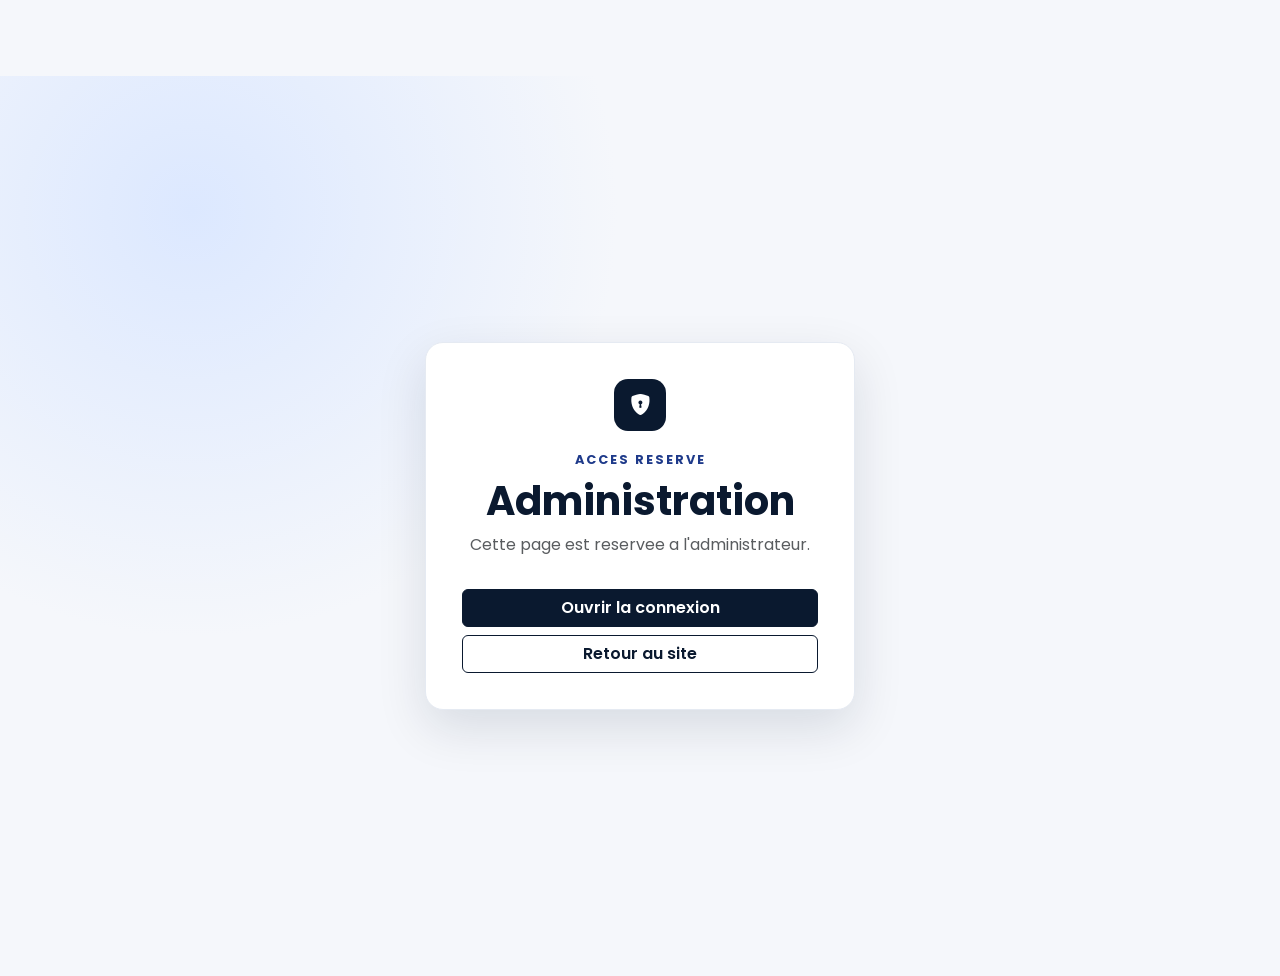
<file: admin.html>
<!DOCTYPE html>
<html lang="fr">
<head>
  <meta charset="UTF-8" />
  <meta name="viewport" content="width=device-width, initial-scale=1.0" />
  <title>Administration - Pro Gen Benin</title>
  <link href="https://cdn.jsdelivr.net/npm/bootstrap@5.3.3/dist/css/bootstrap.min.css" rel="stylesheet" />
  <link href="https://cdn.jsdelivr.net/npm/bootstrap-icons@1.11.3/font/bootstrap-icons.min.css" rel="stylesheet" />
  <link href="https://fonts.googleapis.com/css2?family=Poppins:wght@400;500;600;700;800&display=swap" rel="stylesheet" />
  <link href="css/style.css" rel="stylesheet" />
  <link href="css/admin.css" rel="stylesheet" />
</head>
<body class="admin-body">
  <main class="admin-shell">
    <section id="adminLogin" class="admin-login-wrap">
      <div class="admin-login-card">
        <a href="index.html" class="admin-back"><i class="bi bi-arrow-left"></i> Retour au site</a>
        <div class="admin-mark"><i class="bi bi-shield-lock-fill"></i></div>
        <p class="section-eyebrow mb-2">Espace prive</p>
        <h1>Administration</h1>
        <p class="text-muted">Connectez-vous pour gerer les contenus et les demandes.</p>
        <div class="alert alert-warning small">Prototype frontend : la connexion est simulee localement et devra etre remplacee par une authentification serveur.</div>
        <form id="adminLoginForm" novalidate>
          <label class="form-label" for="adminEmail">Adresse e-mail</label>
          <input id="adminEmail" class="form-control mb-3" type="email" placeholder="admin@projeunebenin.org" required />
          <label class="form-label" for="adminPassword">Mot de passe</label>
          <input id="adminPassword" class="form-control" type="password" placeholder="Mot de passe" required />
          <div id="loginError" class="text-danger small mt-2 d-none">Identifiants invalides.</div>
          <button class="btn btn-navy w-100 mt-4" type="submit"><i class="bi bi-box-arrow-in-right me-2"></i>Se connecter</button>
        </form>
        <p class="small text-muted mt-3 mb-0">Acces : ajoutez <code>?admin=true</code> a cette page.</p>
      </div>
    </section>

    <section id="adminApp" class="d-none">
      <header class="admin-topbar">
        <a class="admin-brand" href="index.html"><img src="img/ProGen.png" alt="Logo Pro Gen Bénin" /></a>
        <div class="d-flex align-items-center gap-3"><span class="small text-muted d-none d-sm-inline">Administrateur</span><button id="adminLogout" class="btn btn-outline-navy btn-sm"><i class="bi bi-box-arrow-right me-1"></i>Deconnexion</button></div>
      </header>
      <div class="container-fluid admin-layout">
        <aside class="admin-sidebar">
          <p class="admin-sidebar-label">Gerer</p>
          <button class="admin-nav-link active" data-admin-view="overview"><i class="bi bi-grid-1x2-fill"></i>Vue d'ensemble</button>
          <button class="admin-nav-link" data-admin-view="projects"><i class="bi bi-kanban-fill"></i>Projets</button>
          <button class="admin-nav-link" data-admin-view="news"><i class="bi bi-newspaper"></i>Actualites</button>
          <button class="admin-nav-link" data-admin-view="donations"><i class="bi bi-heart-fill"></i>Dons</button>
          <button class="admin-nav-link" data-admin-view="partners"><i class="bi bi-building"></i>Partenaires</button>
          <button class="admin-nav-link" data-admin-view="volunteers"><i class="bi bi-people-fill"></i>Benevoles</button>
          <p class="admin-sidebar-label mt-4">Raccourcis</p>
          <a class="admin-nav-link" href="index.html"><i class="bi bi-globe2"></i>Voir le site</a>
          <a class="admin-nav-link" href="support.html#don"><i class="bi bi-cash-coin"></i>Page des dons</a>
        </aside>
        <section class="admin-content">
          <div id="adminView"></div>
        </section>
      </div>
    </section>
  </main>
  <script src="js/admin.js"></script>
</body>
</html>
</file>
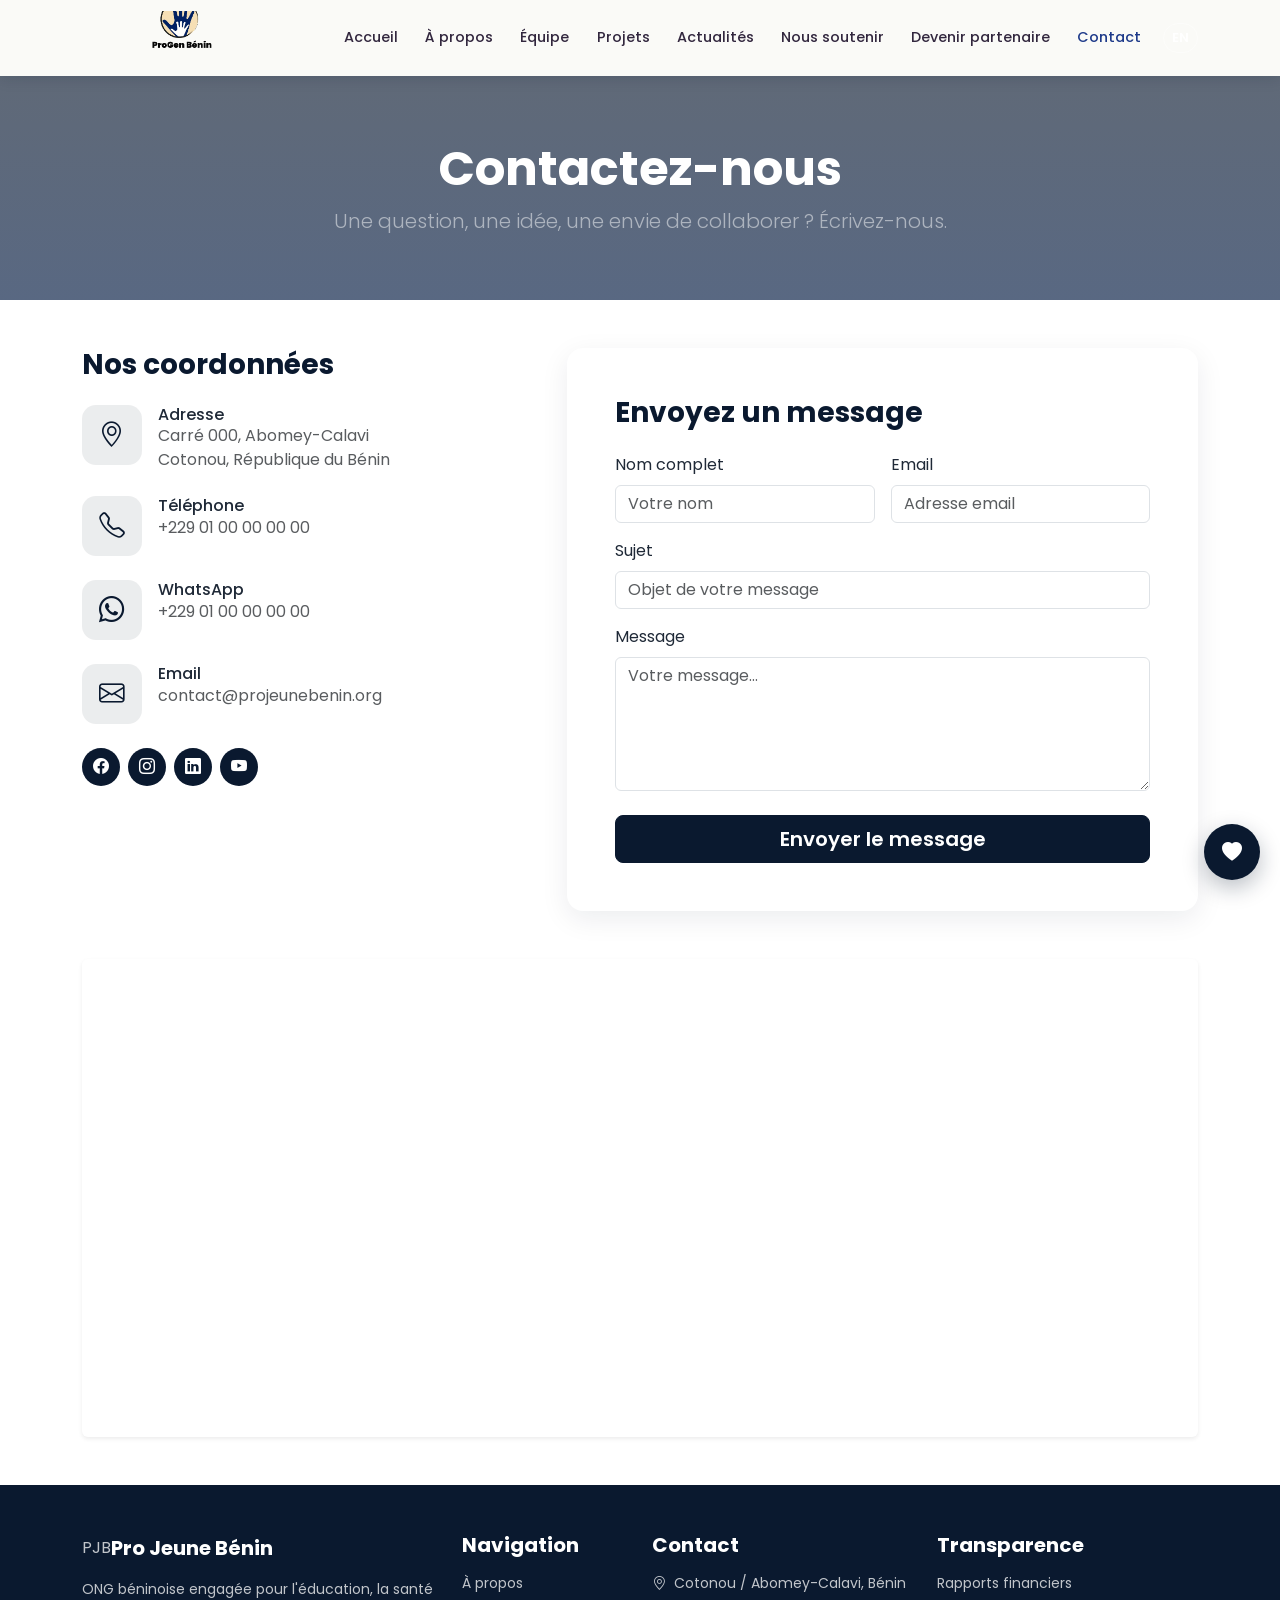
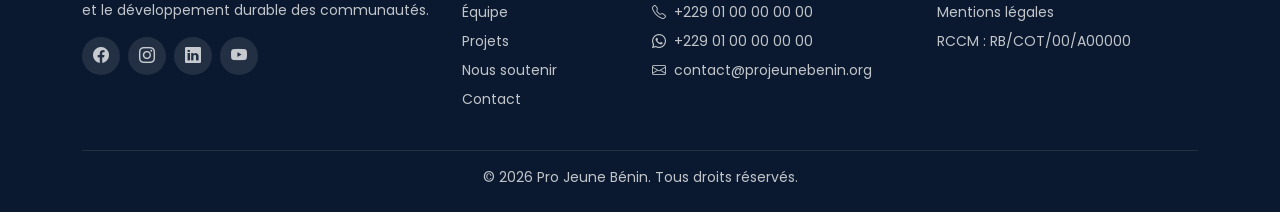
<file: contact.html>
<!DOCTYPE html>
<html lang="fr">
<head>
  <meta charset="UTF-8" />
  <meta name="viewport" content="width=device-width, initial-scale=1.0" />
  <title data-fr="Contact – Pro Jeune Bénin" data-en="Contact – Pro Jeune Bénin">Contact – Pro Jeune Bénin</title>
  <link href="https://cdn.jsdelivr.net/npm/bootstrap@5.3.3/dist/css/bootstrap.min.css" rel="stylesheet" />
  <link href="https://cdn.jsdelivr.net/npm/bootstrap-icons@1.11.3/font/bootstrap-icons.min.css" rel="stylesheet" />
  <link rel="preconnect" href="https://fonts.googleapis.com" />
  <link href="https://fonts.googleapis.com/css2?family=Poppins:wght@400;500;600;700;800;900&display=swap" rel="stylesheet" />
  <link href="css/style.css" rel="stylesheet" />
</head>
<body>

  <!-- NAVBAR (Blade : @include('partials.navbar')) -->
  <nav class="navbar navbar-expand-lg fixed-top py-2">
    <div class="container">
      <a class="navbar-brand py-0 d-flex align-items-center justify-content-center" href="index.html" style="height: 60px;">
          <div style="width: 200px; height: 55px; overflow: hidden; display: flex; align-items: center; justify-content: center;">
              <img src="img/ProGen.png" alt="Logo Pro Gen Bénin" style="width: 240px; max-width: none; height: auto; object-fit: contain;padding-top: 20%">
          </div>
      </a>

      <button class="navbar-toggler border-light" type="button" data-bs-toggle="collapse" data-bs-target="#mainNav"
        aria-controls="mainNav" aria-expanded="false" aria-label="Menu">
        <span class="navbar-toggler-icon"></span>
      </button>

      <div class="collapse navbar-collapse" id="mainNav">
        <ul class="navbar-nav ms-auto mb-2 mb-lg-0 align-items-lg-center">
          <li class="nav-item"><a class="nav-link" href="index.html" data-fr="Accueil" data-en="Home">Accueil</a></li>
          <li class="nav-item"><a class="nav-link" href="about.html" data-fr="À propos" data-en="About">À propos</a></li>
          <li class="nav-item"><a class="nav-link" href="team.html" data-fr="Équipe" data-en="Team">Équipe</a></li>
          <li class="nav-item"><a class="nav-link" href="projects.html" data-fr="Projets" data-en="Projects">Projets</a></li>
          <li class="nav-item"><a class="nav-link" href="news.html" data-fr="Actualités" data-en="News">Actualités</a></li>
          <li class="nav-item"><a class="nav-link" href="support.html" data-fr="Nous soutenir" data-en="Support us">Nous soutenir</a></li>
          <li class="nav-item"><a class="nav-link" href="partner.html" data-fr="Devenir partenaire" data-en="Become a partner">Devenir partenaire</a></li>
          <li class="nav-item"><a class="nav-link" href="contact.html" data-fr="Contact" data-en="Contact">Contact</a></li>
          <li class="nav-item ms-lg-2">
            <button type="button" class="lang-switch btn btn-outline-light btn-sm px-2 py-1" aria-label="Changer de langue">EN</button>
          </li>
        </ul>
      </div>
    </div>
</nav>

  <!-- HÉRO DE PAGE -->
  <header class="page-hero">
    <div class="container text-center">
      <h1 class="display-5" data-fr="Contactez-nous" data-en="Contact us">Contactez-nous</h1>
      <p class="lead mb-0 text-white-50" data-fr="Une question, une idée, une envie de collaborer ? Écrivez-nous." data-en="A question, an idea, a desire to collaborate? Write to us.">Une question, une idée, une envie de collaborer ? Écrivez-nous.</p>
    </div>
  </header>

  <section class="py-5">
    <div class="container">
      <div class="row g-5">
        <!-- INFOS DE CONTACT -->
        <div class="col-lg-5">
          <h3 class="mb-4" data-fr="Nos coordonnées" data-en="Our details">Nos coordonnées</h3>
          <ul class="list-unstyled">
            <li class="d-flex mb-4">
              <div class="icon-badge me-3"><i class="bi bi-geo-alt"></i></div>
              <div>
                <h6 class="mb-0" data-fr="Adresse" data-en="Address">Adresse</h6>
                <p class="text-muted mb-0">Carré 000, Abomey-Calavi<br />Cotonou, République du Bénin</p>
              </div>
            </li>
            <li class="d-flex mb-4">
              <div class="icon-badge me-3"><i class="bi bi-telephone"></i></div>
              <div>
                <h6 class="mb-0" data-fr="Téléphone" data-en="Phone">Téléphone</h6>
                <p class="text-muted mb-0">+229 01 00 00 00 00</p>
              </div>
            </li>
            <li class="d-flex mb-4">
              <div class="icon-badge me-3"><i class="bi bi-whatsapp"></i></div>
              <div>
                <h6 class="mb-0">WhatsApp</h6>
                <p class="text-muted mb-0">+229 01 00 00 00 00</p>
              </div>
            </li>
            <li class="d-flex mb-4">
              <div class="icon-badge me-3"><i class="bi bi-envelope"></i></div>
              <div>
                <h6 class="mb-0" data-fr="Email" data-en="Email">Email</h6>
                <p class="text-muted mb-0">contact@projeunebenin.org</p>
              </div>
            </li>
          </ul>
          <div class="d-flex gap-2">
            <a href="#" class="social-icon bg-navy" aria-label="Facebook"><i class="bi bi-facebook"></i></a>
            <a href="#" class="social-icon bg-navy" aria-label="Instagram"><i class="bi bi-instagram"></i></a>
            <a href="#" class="social-icon bg-navy" aria-label="LinkedIn"><i class="bi bi-linkedin"></i></a>
            <a href="#" class="social-icon bg-navy" aria-label="YouTube"><i class="bi bi-youtube"></i></a>
          </div>
        </div>

        <!-- FORMULAIRE DE CONTACT -->
        <div class="col-lg-7">
          <div class="form-section-card p-4 p-md-5">
            <h3 class="mb-4" data-fr="Envoyez un message" data-en="Send a message">Envoyez un message</h3>
            <form onsubmit="return false;">
              <div class="row g-3">
                <div class="col-md-6">
                  <label class="form-label" data-fr="Nom complet" data-en="Full name">Nom complet</label>
                  <input type="text" class="form-control" data-fr-ph="Votre nom" data-en-ph="Your name" placeholder="Votre nom" />
                </div>
                <div class="col-md-6">
                  <label class="form-label" data-fr="Email" data-en="Email">Email</label>
                  <input type="email" class="form-control" data-fr-ph="Adresse email" data-en-ph="Email address" placeholder="Adresse email" />
                </div>
                <div class="col-12">
                  <label class="form-label" data-fr="Sujet" data-en="Subject">Sujet</label>
                  <input type="text" class="form-control" data-fr-ph="Objet de votre message" data-en-ph="Subject of your message" placeholder="Objet de votre message" />
                </div>
                <div class="col-12">
                  <label class="form-label" data-fr="Message" data-en="Message">Message</label>
                  <textarea class="form-control" rows="5" data-fr-ph="Votre message…" data-en-ph="Your message…" placeholder="Votre message…"></textarea>
                </div>
              </div>
              <button type="submit" class="btn btn-accent btn-lg w-100 mt-4" data-fr="Envoyer le message" data-en="Send message">Envoyer le message</button>
            </form>
          </div>
        </div>
      </div>
    </div>
  </section>

  <!-- CARTE -->
  <section class="pb-5">
    <div class="container">
      <div class="ratio ratio-21x9 rounded overflow-hidden shadow-sm">
        <iframe
          title="Carte – Abomey-Calavi, Bénin"
          src="https://www.openstreetmap.org/export/embed.html?bbox=2.30%2C6.40%2C2.45%2C6.50&layer=mapnik"
          style="border:0" loading="lazy"></iframe>
      </div>
    </div>
  </section>

  <!-- PIED DE PAGE (Blade : @include('partials.footer')) -->
  <footer class="site-footer pt-5 pb-4">
    <div class="container">
      <div class="row g-4">
        <div class="col-lg-4">
          <div class="d-flex align-items-center mb-3"><span class="brand-mark">PJB</span><span class="fw-bold text-white fs-5">Pro Jeune Bénin</span></div>
          <p class="small" data-fr="ONG béninoise engagée pour l'éducation, la santé et le développement durable des communautés." data-en="Beninese NGO committed to education, health and sustainable community development.">ONG béninoise engagée pour l'éducation, la santé et le développement durable des communautés.</p>
          <div class="d-flex gap-2 mt-3">
            <a href="#" class="social-icon" aria-label="Facebook"><i class="bi bi-facebook"></i></a>
            <a href="#" class="social-icon" aria-label="Instagram"><i class="bi bi-instagram"></i></a>
            <a href="#" class="social-icon" aria-label="LinkedIn"><i class="bi bi-linkedin"></i></a>
            <a href="#" class="social-icon" aria-label="YouTube"><i class="bi bi-youtube"></i></a>
          </div>
        </div>
        <div class="col-6 col-lg-2">
          <h5 class="mb-3" data-fr="Navigation" data-en="Navigation">Navigation</h5>
          <ul class="list-unstyled small">
            <li class="mb-2"><a href="about.html" data-fr="À propos" data-en="About">À propos</a></li>
            <li class="mb-2"><a href="team.html" data-fr="Équipe" data-en="Team">Équipe</a></li>
            <li class="mb-2"><a href="projects.html" data-fr="Projets" data-en="Projects">Projets</a></li>
            <li class="mb-2"><a href="support.html" data-fr="Nous soutenir" data-en="Support us">Nous soutenir</a></li>
            <li class="mb-2"><a href="contact.html" data-fr="Contact" data-en="Contact">Contact</a></li>
          </ul>
        </div>
        <div class="col-6 col-lg-3">
          <h5 class="mb-3" data-fr="Contact" data-en="Contact">Contact</h5>
          <ul class="list-unstyled small">
            <li class="mb-2"><i class="bi bi-geo-alt me-2"></i>Cotonou / Abomey-Calavi, Bénin</li>
            <li class="mb-2"><i class="bi bi-telephone me-2"></i>+229 01 00 00 00 00</li>
            <li class="mb-2"><i class="bi bi-whatsapp me-2"></i>+229 01 00 00 00 00</li>
            <li class="mb-2"><i class="bi bi-envelope me-2"></i>contact@projeunebenin.org</li>
          </ul>
        </div>
        <div class="col-lg-3">
          <h5 class="mb-3" data-fr="Transparence" data-en="Transparency">Transparence</h5>
          <ul class="list-unstyled small">
            <li class="mb-2"><a href="#" data-fr="Rapports financiers" data-en="Financial reports">Rapports financiers</a></li>
            <li class="mb-2"><a href="#" data-fr="Mentions légales" data-en="Legal notice">Mentions légales</a></li>
            <li class="mb-2" data-fr="RCCM : RB/COT/00/A00000" data-en="Reg. No.: RB/COT/00/A00000">RCCM : RB/COT/00/A00000</li>
          </ul>
        </div>
      </div>
      <hr class="border-secondary mt-4" />
      <div class="text-center small"><span data-fr="© 2026 Pro Jeune Bénin. Tous droits réservés." data-en="© 2026 Pro Jeune Bénin. All rights reserved.">© 2026 Pro Jeune Bénin. Tous droits réservés.</span></div>
    </div>
  </footer>

  <script src="https://cdn.jsdelivr.net/npm/bootstrap@5.3.3/dist/js/bootstrap.bundle.min.js"></script>
  <script src="js/main.js"></script>
</body>
</html>
</file>
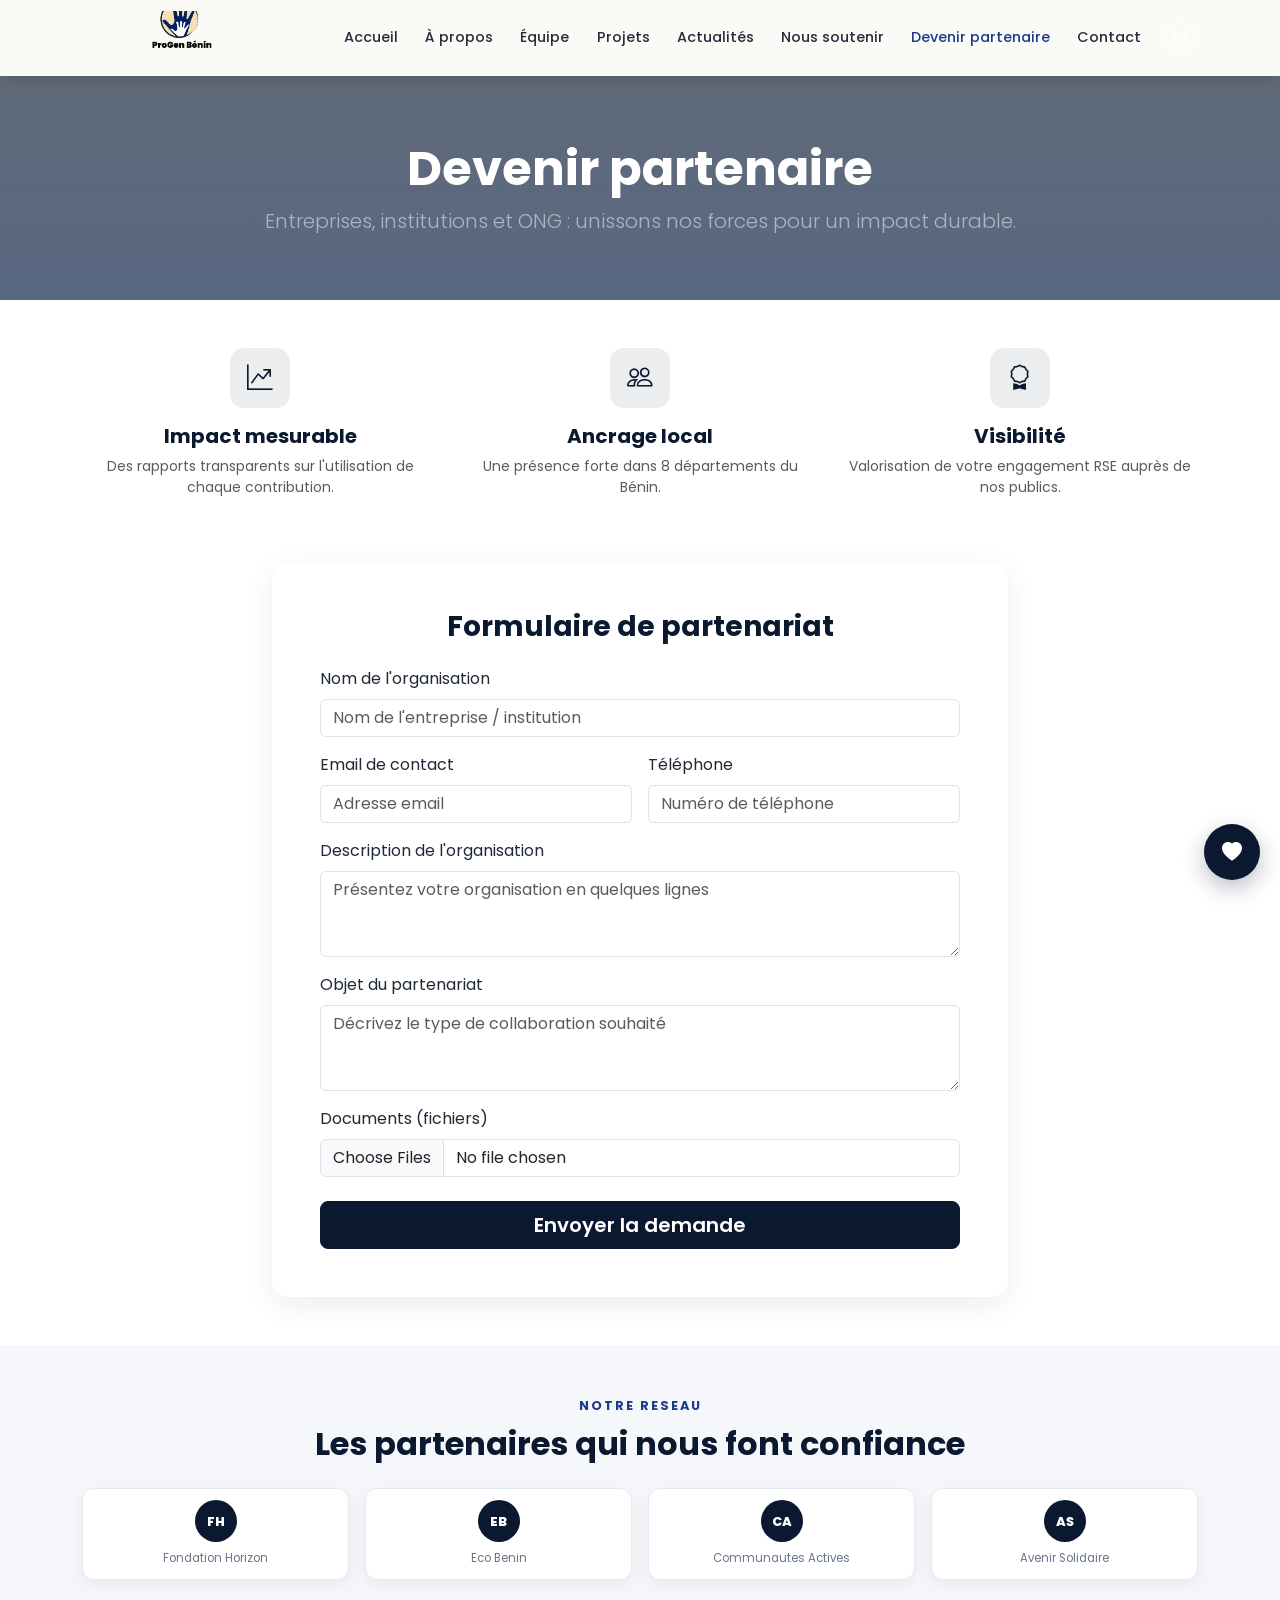
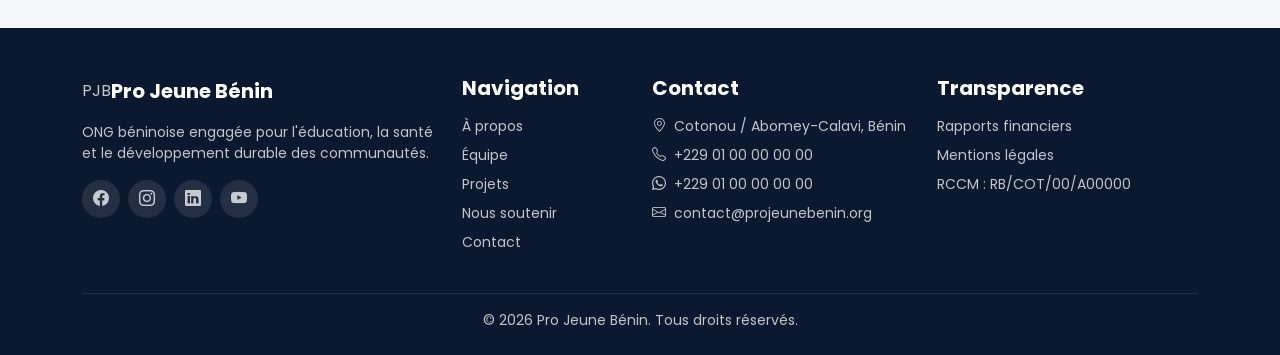
<file: partner.html>
<!DOCTYPE html>
<html lang="fr">
<head>
  <meta charset="UTF-8" />
  <meta name="viewport" content="width=device-width, initial-scale=1.0" />
  <title data-fr="Devenir partenaire – Pro Jeune Bénin" data-en="Become a partner – Pro Jeune Bénin">Devenir partenaire – Pro Jeune Bénin</title>
  <link href="https://cdn.jsdelivr.net/npm/bootstrap@5.3.3/dist/css/bootstrap.min.css" rel="stylesheet" />
  <link href="https://cdn.jsdelivr.net/npm/bootstrap-icons@1.11.3/font/bootstrap-icons.min.css" rel="stylesheet" />
  <link rel="preconnect" href="https://fonts.googleapis.com" />
  <link href="https://fonts.googleapis.com/css2?family=Poppins:wght@400;500;600;700;800;900&display=swap" rel="stylesheet" />
  <link href="css/style.css" rel="stylesheet" />
</head>
<body>

  <!-- NAVBAR (Blade : @include('partials.navbar')) -->
   <nav class="navbar navbar-expand-lg fixed-top py-2">
    <div class="container">
      <a class="navbar-brand py-0 d-flex align-items-center justify-content-center" href="index.html" style="height: 60px;">
          <div style="width: 200px; height: 55px; overflow: hidden; display: flex; align-items: center; justify-content: center;">
              <img src="img/ProGen.png" alt="Logo Pro Gen Bénin" style="width: 240px; max-width: none; height: auto; object-fit: contain;padding-top: 20%">
          </div>
      </a>

      <button class="navbar-toggler border-light" type="button" data-bs-toggle="collapse" data-bs-target="#mainNav"
        aria-controls="mainNav" aria-expanded="false" aria-label="Menu">
        <span class="navbar-toggler-icon"></span>
      </button>

      <div class="collapse navbar-collapse" id="mainNav">
        <ul class="navbar-nav ms-auto mb-2 mb-lg-0 align-items-lg-center">
          <li class="nav-item"><a class="nav-link" href="index.html" data-fr="Accueil" data-en="Home">Accueil</a></li>
          <li class="nav-item"><a class="nav-link" href="about.html" data-fr="À propos" data-en="About">À propos</a></li>
          <li class="nav-item"><a class="nav-link" href="team.html" data-fr="Équipe" data-en="Team">Équipe</a></li>
          <li class="nav-item"><a class="nav-link" href="projects.html" data-fr="Projets" data-en="Projects">Projets</a></li>
          <li class="nav-item"><a class="nav-link" href="news.html" data-fr="Actualités" data-en="News">Actualités</a></li>
          <li class="nav-item"><a class="nav-link" href="support.html" data-fr="Nous soutenir" data-en="Support us">Nous soutenir</a></li>
          <li class="nav-item"><a class="nav-link" href="partner.html" data-fr="Devenir partenaire" data-en="Become a partner">Devenir partenaire</a></li>
          <li class="nav-item"><a class="nav-link" href="contact.html" data-fr="Contact" data-en="Contact">Contact</a></li>
          <li class="nav-item ms-lg-2">
            <button type="button" class="lang-switch btn btn-outline-light btn-sm px-2 py-1" aria-label="Changer de langue">EN</button>
          </li>
        </ul>
      </div>
    </div>
</nav>
  <!-- HÉRO DE PAGE -->
  <header class="page-hero">
    <div class="container text-center">
      <h1 class="display-5" data-fr="Devenir partenaire" data-en="Become a partner">Devenir partenaire</h1>
      <p class="lead mb-0 text-white-50" data-fr="Entreprises, institutions et ONG : unissons nos forces pour un impact durable." data-en="Companies, institutions and NGOs: let's join forces for lasting impact.">Entreprises, institutions et ONG : unissons nos forces pour un impact durable.</p>
    </div>
  </header>

  <!-- POURQUOI NOUS REJOINDRE -->
  <section class="py-5">
    <div class="container">
      <div class="row g-4 text-center mb-5">
        <div class="col-md-4">
          <div class="icon-badge mx-auto mb-3"><i class="bi bi-graph-up-arrow"></i></div>
          <h5 data-fr="Impact mesurable" data-en="Measurable impact">Impact mesurable</h5>
          <p class="text-muted small" data-fr="Des rapports transparents sur l'utilisation de chaque contribution." data-en="Transparent reports on the use of every contribution.">Des rapports transparents sur l'utilisation de chaque contribution.</p>
        </div>
        <div class="col-md-4">
          <div class="icon-badge mx-auto mb-3"><i class="bi bi-people"></i></div>
          <h5 data-fr="Ancrage local" data-en="Local roots">Ancrage local</h5>
          <p class="text-muted small" data-fr="Une présence forte dans 8 départements du Bénin." data-en="A strong presence in 8 departments of Benin.">Une présence forte dans 8 départements du Bénin.</p>
        </div>
        <div class="col-md-4">
          <div class="icon-badge mx-auto mb-3"><i class="bi bi-award"></i></div>
          <h5 data-fr="Visibilité" data-en="Visibility">Visibilité</h5>
          <p class="text-muted small" data-fr="Valorisation de votre engagement RSE auprès de nos publics." data-en="Highlighting your CSR commitment to our audiences.">Valorisation de votre engagement RSE auprès de nos publics.</p>
        </div>
      </div>

      <!-- FORMULAIRE PARTENAIRE -->
      <div class="row justify-content-center">
        <div class="col-lg-8">
          <div class="form-section-card p-4 p-md-5">
            <h3 class="mb-4 text-center" data-fr="Formulaire de partenariat" data-en="Partnership form">Formulaire de partenariat</h3>
            <form onsubmit="return false;">
              <div class="row g-3">
                <div class="col-12">
                  <label class="form-label" data-fr="Nom de l'organisation" data-en="Organization name">Nom de l'organisation</label>
                  <input type="text" class="form-control" data-fr-ph="Nom de l'entreprise / institution" data-en-ph="Company / institution name" placeholder="Nom de l'entreprise / institution" />
                </div>
                <div class="col-md-6">
                  <label class="form-label" data-fr="Email de contact" data-en="Contact email">Email de contact</label>
                  <input type="email" class="form-control" data-fr-ph="Adresse email" data-en-ph="Email address" placeholder="Adresse email" />
                </div>
                <div class="col-md-6">
                  <label class="form-label" data-fr="Téléphone" data-en="Phone">Téléphone</label>
                  <input type="tel" class="form-control" data-fr-ph="Numéro de téléphone" data-en-ph="Phone number" placeholder="Numéro de téléphone" />
                </div>
                <div class="col-12">
                  <label class="form-label" data-fr="Description de l'organisation" data-en="Organization description">Description de l'organisation</label>
                  <textarea class="form-control" rows="3" data-fr-ph="Présentez votre organisation en quelques lignes" data-en-ph="Introduce your organization in a few lines" placeholder="Présentez votre organisation en quelques lignes"></textarea>
                </div>
                <div class="col-12">
                  <label class="form-label" data-fr="Objet du partenariat" data-en="Purpose of the partnership">Objet du partenariat</label>
                  <textarea class="form-control" rows="3" data-fr-ph="Décrivez le type de collaboration souhaité" data-en-ph="Describe the type of collaboration you want" placeholder="Décrivez le type de collaboration souhaité"></textarea>
                </div>
                <div class="col-12">
                  <label class="form-label" data-fr="Documents (fichiers)" data-en="Documents (files)">Documents (fichiers)</label>
                  <input type="file" class="form-control" multiple />
                </div>
              </div>
              <button type="submit" class="btn btn-navy btn-lg w-100 mt-4" data-fr="Envoyer la demande" data-en="Send request">Envoyer la demande</button>
            </form>
          </div>
        </div>
      </div>
    </div>
  </section>

  <section class="partner-strip py-5 bg-light-soft" aria-labelledby="partner-list-title">
    <div class="container">
      <div class="text-center mb-4">
        <span class="section-eyebrow" data-fr="Notre reseau" data-en="Our network">Notre reseau</span>
        <h2 id="partner-list-title" class="mt-2" data-fr="Les partenaires qui nous font confiance" data-en="Partners who trust us">Les partenaires qui nous font confiance</h2>
      </div>
      <div class="row g-3 justify-content-center">
        <div class="col-6 col-md-3"><a class="partner-logo partner-logo-static" href="https://example.com" target="_blank" rel="noopener"><span>FH</span><small>Fondation Horizon</small></a></div>
        <div class="col-6 col-md-3"><a class="partner-logo partner-logo-static" href="https://example.com" target="_blank" rel="noopener"><span>EB</span><small>Eco Benin</small></a></div>
        <div class="col-6 col-md-3"><a class="partner-logo partner-logo-static" href="https://example.com" target="_blank" rel="noopener"><span>CA</span><small>Communautes Actives</small></a></div>
        <div class="col-6 col-md-3"><a class="partner-logo partner-logo-static" href="https://example.com" target="_blank" rel="noopener"><span>AS</span><small>Avenir Solidaire</small></a></div>
      </div>
    </div>
  </section>

  <!-- PIED DE PAGE (Blade : @include('partials.footer')) -->
  <footer class="site-footer pt-5 pb-4">
    <div class="container">
      <div class="row g-4">
        <div class="col-lg-4">
          <div class="d-flex align-items-center mb-3"><span class="brand-mark">PJB</span><span class="fw-bold text-white fs-5">Pro Jeune Bénin</span></div>
          <p class="small" data-fr="ONG béninoise engagée pour l'éducation, la santé et le développement durable des communautés." data-en="Beninese NGO committed to education, health and sustainable community development.">ONG béninoise engagée pour l'éducation, la santé et le développement durable des communautés.</p>
          <div class="d-flex gap-2 mt-3">
            <a href="#" class="social-icon" aria-label="Facebook"><i class="bi bi-facebook"></i></a>
            <a href="#" class="social-icon" aria-label="Instagram"><i class="bi bi-instagram"></i></a>
            <a href="#" class="social-icon" aria-label="LinkedIn"><i class="bi bi-linkedin"></i></a>
            <a href="#" class="social-icon" aria-label="YouTube"><i class="bi bi-youtube"></i></a>
          </div>
        </div>
        <div class="col-6 col-lg-2">
          <h5 class="mb-3" data-fr="Navigation" data-en="Navigation">Navigation</h5>
          <ul class="list-unstyled small">
            <li class="mb-2"><a href="about.html" data-fr="À propos" data-en="About">À propos</a></li>
            <li class="mb-2"><a href="team.html" data-fr="Équipe" data-en="Team">Équipe</a></li>
            <li class="mb-2"><a href="projects.html" data-fr="Projets" data-en="Projects">Projets</a></li>
            <li class="mb-2"><a href="support.html" data-fr="Nous soutenir" data-en="Support us">Nous soutenir</a></li>
            <li class="mb-2"><a href="contact.html" data-fr="Contact" data-en="Contact">Contact</a></li>
          </ul>
        </div>
        <div class="col-6 col-lg-3">
          <h5 class="mb-3" data-fr="Contact" data-en="Contact">Contact</h5>
          <ul class="list-unstyled small">
            <li class="mb-2"><i class="bi bi-geo-alt me-2"></i>Cotonou / Abomey-Calavi, Bénin</li>
            <li class="mb-2"><i class="bi bi-telephone me-2"></i>+229 01 00 00 00 00</li>
            <li class="mb-2"><i class="bi bi-whatsapp me-2"></i>+229 01 00 00 00 00</li>
            <li class="mb-2"><i class="bi bi-envelope me-2"></i>contact@projeunebenin.org</li>
          </ul>
        </div>
        <div class="col-lg-3">
          <h5 class="mb-3" data-fr="Transparence" data-en="Transparency">Transparence</h5>
          <ul class="list-unstyled small">
            <li class="mb-2"><a href="#" data-fr="Rapports financiers" data-en="Financial reports">Rapports financiers</a></li>
            <li class="mb-2"><a href="#" data-fr="Mentions légales" data-en="Legal notice">Mentions légales</a></li>
            <li class="mb-2" data-fr="RCCM : RB/COT/00/A00000" data-en="Reg. No.: RB/COT/00/A00000">RCCM : RB/COT/00/A00000</li>
          </ul>
        </div>
      </div>
      <hr class="border-secondary mt-4" />
      <div class="text-center small"><span data-fr="© 2026 Pro Jeune Bénin. Tous droits réservés." data-en="© 2026 Pro Jeune Bénin. All rights reserved.">© 2026 Pro Jeune Bénin. Tous droits réservés.</span></div>
    </div>
  </footer>

  <script src="https://cdn.jsdelivr.net/npm/bootstrap@5.3.3/dist/js/bootstrap.bundle.min.js"></script>
  <script src="js/main.js"></script>
</body>
</html>
</file>
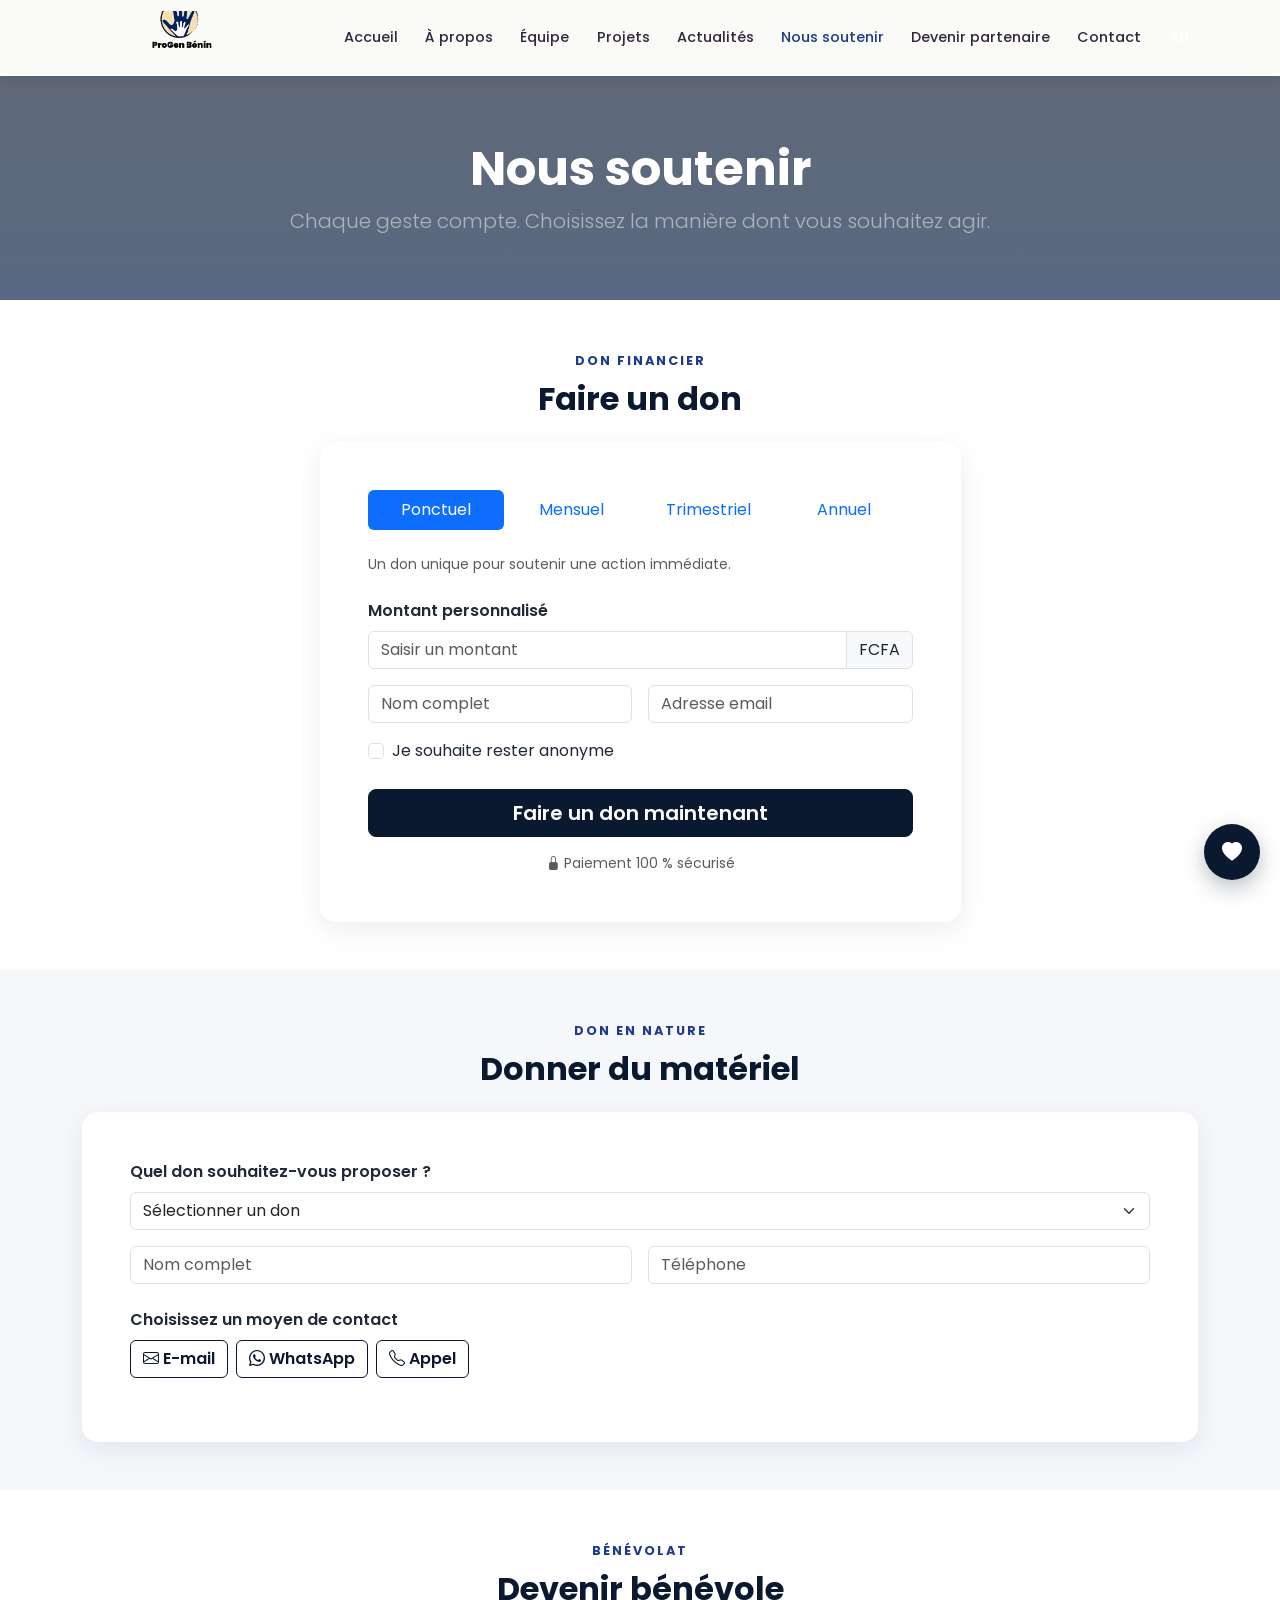
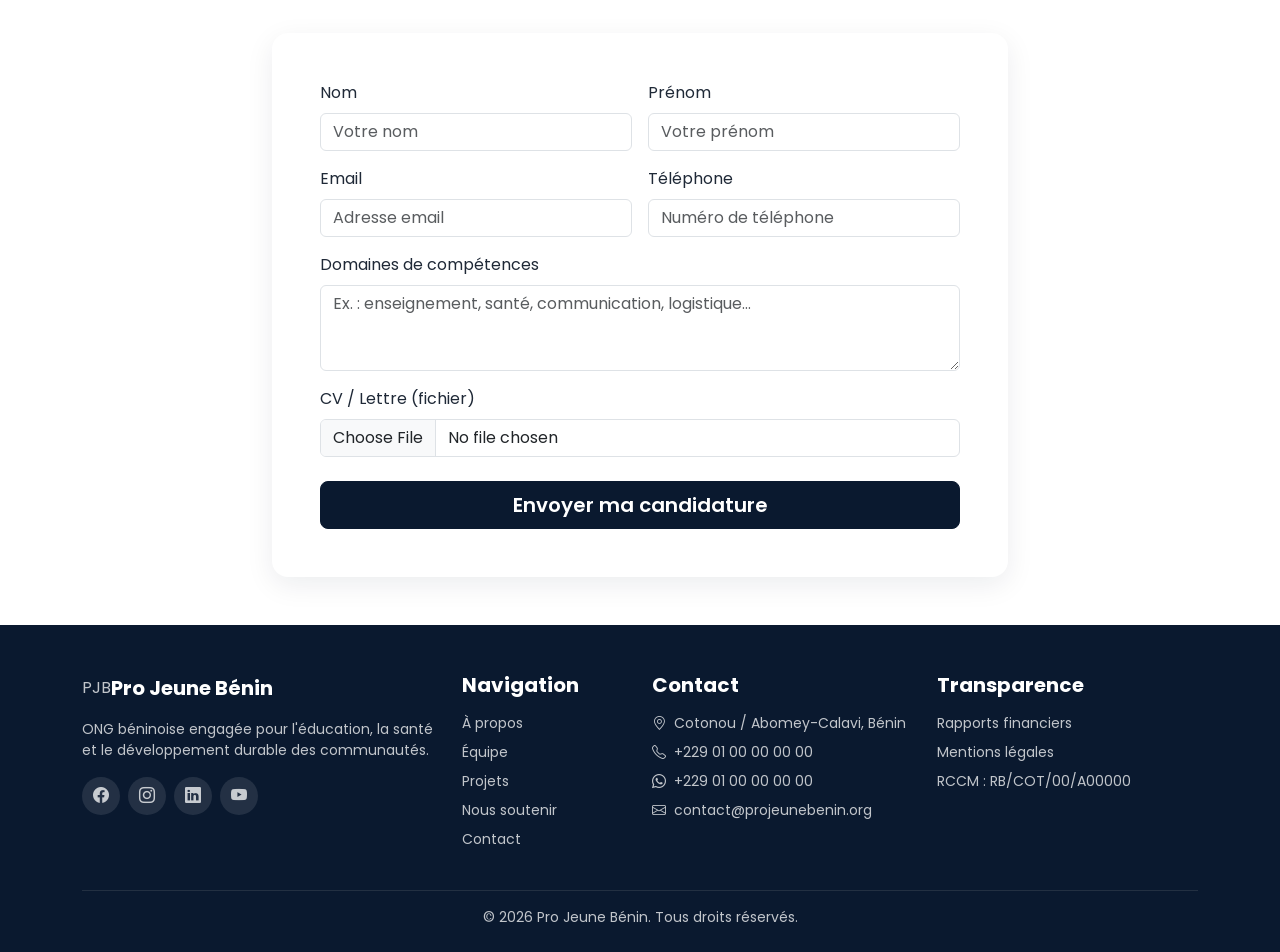
<file: support.html>
<!DOCTYPE html>
<html lang="fr">
<head>
  <meta charset="UTF-8" />
  <meta name="viewport" content="width=device-width, initial-scale=1.0" />
  <title data-fr="Nous soutenir – Pro Jeune Bénin" data-en="Support us – Pro Jeune Bénin">Nous soutenir – Pro Jeune Bénin</title>
  <link href="https://cdn.jsdelivr.net/npm/bootstrap@5.3.3/dist/css/bootstrap.min.css" rel="stylesheet" />
  <link href="https://cdn.jsdelivr.net/npm/bootstrap-icons@1.11.3/font/bootstrap-icons.min.css" rel="stylesheet" />
  <link rel="preconnect" href="https://fonts.googleapis.com" />
  <link href="https://fonts.googleapis.com/css2?family=Poppins:wght@400;500;600;700;800;900&display=swap" rel="stylesheet" />
  <link href="css/style.css" rel="stylesheet" />
</head>
<body>

  <!-- NAVBAR (Blade : @include('partials.navbar')) -->
  <nav class="navbar navbar-expand-lg fixed-top py-2">
    <div class="container">
      <a class="navbar-brand py-0 d-flex align-items-center justify-content-center" href="index.html" style="height: 60px;">
          <div style="width: 200px; height: 55px; overflow: hidden; display: flex; align-items: center; justify-content: center;">
              <img src="img/ProGen.png" alt="Logo Pro Gen Bénin" style="width: 240px; max-width: none; height: auto; object-fit: contain;padding-top: 20%">
          </div>
      </a>

      <button class="navbar-toggler border-light" type="button" data-bs-toggle="collapse" data-bs-target="#mainNav"
        aria-controls="mainNav" aria-expanded="false" aria-label="Menu">
        <span class="navbar-toggler-icon"></span>
      </button>

      <div class="collapse navbar-collapse" id="mainNav">
        <ul class="navbar-nav ms-auto mb-2 mb-lg-0 align-items-lg-center">
          <li class="nav-item"><a class="nav-link" href="index.html" data-fr="Accueil" data-en="Home">Accueil</a></li>
          <li class="nav-item"><a class="nav-link" href="about.html" data-fr="À propos" data-en="About">À propos</a></li>
          <li class="nav-item"><a class="nav-link" href="team.html" data-fr="Équipe" data-en="Team">Équipe</a></li>
          <li class="nav-item"><a class="nav-link" href="projects.html" data-fr="Projets" data-en="Projects">Projets</a></li>
          <li class="nav-item"><a class="nav-link" href="news.html" data-fr="Actualités" data-en="News">Actualités</a></li>
          <li class="nav-item"><a class="nav-link" href="support.html" data-fr="Nous soutenir" data-en="Support us">Nous soutenir</a></li>
          <li class="nav-item"><a class="nav-link" href="partner.html" data-fr="Devenir partenaire" data-en="Become a partner">Devenir partenaire</a></li>
          <li class="nav-item"><a class="nav-link" href="contact.html" data-fr="Contact" data-en="Contact">Contact</a></li>
          <li class="nav-item ms-lg-2">
            <button type="button" class="lang-switch btn btn-outline-light btn-sm px-2 py-1" aria-label="Changer de langue">EN</button>
          </li>
        </ul>
      </div>
    </div>
</nav>

  <!-- HÉRO DE PAGE -->
  <header class="page-hero">
    <div class="container text-center">
      <h1 class="display-5" data-fr="Nous soutenir" data-en="Support us">Nous soutenir</h1>
      <p class="lead mb-0 text-white-50" data-fr="Chaque geste compte. Choisissez la manière dont vous souhaitez agir." data-en="Every gesture counts. Choose how you want to help.">Chaque geste compte. Choisissez la manière dont vous souhaitez agir.</p>
    </div>
  </header>

  <!-- ============================================================
       DON FINANCIER
       ============================================================ -->
  <section id="don" class="py-5">
    <div class="container">
      <div class="text-center mb-4">
        <span class="section-eyebrow" data-fr="Don financier" data-en="Financial donation">Don financier</span>
        <h2 class="mt-2" data-fr="Faire un don" data-en="Make a donation">Faire un don</h2>
      </div>
      <div class="row justify-content-center">
        <div class="col-lg-7">
          <div class="form-section-card p-4 p-md-5">
            <!-- Onglets : Ponctuel / Mensuel / Annuel -->
            <ul class="nav nav-pills nav-justified mb-4" id="donType" role="tablist">
              <li class="nav-item" role="presentation">
                <button class="nav-link active" data-bs-toggle="pill" data-bs-target="#ponctuel" type="button" role="tab" data-fr="Ponctuel" data-en="One-time">Ponctuel</button>
              </li>
              <li class="nav-item" role="presentation">
                <button class="nav-link" data-bs-toggle="pill" data-bs-target="#mensuel" type="button" role="tab" data-fr="Mensuel" data-en="Monthly">Mensuel</button>
              </li>
              <li class="nav-item" role="presentation">
                <button class="nav-link" data-bs-toggle="pill" data-bs-target="#trimestriel" type="button" role="tab" data-fr="Trimestriel" data-en="Quarterly">Trimestriel</button>
              </li>
              <li class="nav-item" role="presentation">
                <button class="nav-link" data-bs-toggle="pill" data-bs-target="#annuel" type="button" role="tab" data-fr="Annuel" data-en="Yearly">Annuel</button>
              </li>
            </ul>

            <div class="tab-content mb-4">
              <div class="tab-pane fade show active" id="ponctuel" role="tabpanel">
                <p class="text-muted small mb-0" data-fr="Un don unique pour soutenir une action immédiate." data-en="A single donation to support immediate action.">Un don unique pour soutenir une action immédiate.</p>
              </div>
              <div class="tab-pane fade" id="mensuel" role="tabpanel">
                <p class="text-muted small mb-0" data-fr="Un soutien régulier qui nous aide à planifier nos projets." data-en="Regular support that helps us plan our projects.">Un soutien régulier qui nous aide à planifier nos projets.</p>
              </div>
              <div class="tab-pane fade" id="trimestriel" role="tabpanel">
                <p class="text-muted small mb-0" data-fr="Un soutien tous les trois mois pour accompagner nos actions dans la durée." data-en="Support every three months to sustain our actions over time.">Un soutien tous les trois mois pour accompagner nos actions dans la durée.</p>
              </div>
              <div class="tab-pane fade" id="annuel" role="tabpanel">
                <p class="text-muted small mb-0" data-fr="Un engagement annuel pour un impact durable." data-en="A yearly commitment for lasting impact.">Un engagement annuel pour un impact durable.</p>
              </div>
            </div>

            <form onsubmit="return false;">
              <div class="mb-3">
                <label for="customAmount" class="form-label fw-semibold" data-fr="Montant personnalisé" data-en="Custom amount">Montant personnalisé</label>
                <div class="input-group">
                  <input type="number" min="500" class="form-control" id="customAmount" data-fr-ph="Saisir un montant" data-en-ph="Enter an amount" placeholder="Saisir un montant" />
                  <span class="input-group-text">FCFA</span>
                </div>
              </div>
              <div class="row g-3">
                <div class="col-md-6"><label for="donorName" class="visually-hidden">Nom complet</label><input type="text" class="form-control" id="donorName" data-fr-ph="Nom complet" data-en-ph="Full name" placeholder="Nom complet" /></div>
                <div class="col-md-6"><label for="donorEmail" class="visually-hidden">Adresse email</label><input type="email" class="form-control" id="donorEmail" data-fr-ph="Adresse email" data-en-ph="Email address" placeholder="Adresse email" /></div>
              </div>
              <div class="form-check mt-3">
                <input class="form-check-input" type="checkbox" id="anonymousDonation" />
                <label class="form-check-label" for="anonymousDonation" data-fr="Je souhaite rester anonyme" data-en="I want to remain anonymous">Je souhaite rester anonyme</label>
              </div>
              <button type="submit" class="btn btn-accent btn-lg w-100 mt-4" data-fr="Faire un don maintenant" data-en="Donate now">Faire un don maintenant</button>
              <p class="text-center text-muted small mt-3 mb-0"><i class="bi bi-lock-fill me-1"></i><span data-fr="Paiement 100 % sécurisé" data-en="100% secure payment">Paiement 100 % sécurisé</span></p>
            </form>
          </div>
        </div>
      </div>
    </div>
  </section>

  <!-- ============================================================
       DON EN NATURE
       ============================================================ -->
  <section class="py-5 bg-light-soft">
    <div class="container">
      <div class="text-center mb-4">
        <span class="section-eyebrow" data-fr="Don en nature" data-en="In-kind donation">Don en nature</span>
        <h2 class="mt-2" data-fr="Donner du matériel" data-en="Donate goods">Donner du matériel</h2>
      </div>
      <form id="inKindDonationForm" class="form-section-card p-4 p-md-5" onsubmit="return false;">
        <div class="mb-3">
          <label for="inKindType" class="form-label fw-semibold" data-fr="Quel don souhaitez-vous proposer ?" data-en="What would you like to donate?">Quel don souhaitez-vous proposer ?</label>
          <select id="inKindType" class="form-select" required>
            <option value="" data-fr="Sélectionner un don" data-en="Select a donation">Sélectionner un don</option>
            <option value="Mobilier scolaire" data-fr="Mobilier scolaire" data-en="School furniture">Mobilier scolaire</option>
            <option value="Denrées alimentaires" data-fr="Denrées alimentaires" data-en="Food supplies">Denrées alimentaires</option>
            <option value="Fournitures et livres" data-fr="Fournitures et livres" data-en="Supplies and books">Fournitures et livres</option>
            <option value="Matériel informatique" data-fr="Matériel informatique" data-en="Computer equipment">Matériel informatique</option>
            <option value="Autre" data-fr="Autre" data-en="Other">Autre</option>
          </select>
        </div>
        <div id="otherDonationGroup" class="mb-3 d-none">
          <label for="otherDonation" class="form-label fw-semibold" data-fr="Précisez votre don" data-en="Describe your donation">Précisez votre don</label>
          <input id="otherDonation" type="text" class="form-control" data-fr-ph="Ex. : matériel médical" data-en-ph="E.g. medical equipment" placeholder="Ex. : matériel médical" />
        </div>
        <div class="row g-3">
          <div class="col-md-6"><input id="inKindName" type="text" class="form-control" data-fr-ph="Nom complet" data-en-ph="Full name" placeholder="Nom complet" required /></div>
          <div class="col-md-6"><input id="inKindPhone" type="tel" class="form-control" data-fr-ph="Téléphone" data-en-ph="Phone number" placeholder="Téléphone" required /></div>
        </div>
        <div id="contactChoices" class="mt-4">
          <p class="form-label fw-semibold mb-2" data-fr="Choisissez un moyen de contact" data-en="Choose a contact method">Choisissez un moyen de contact</p>
          <div class="d-flex flex-wrap gap-2">
            <button type="button" class="btn btn-outline-navy contact-choice" data-contact="email"><i class="bi bi-envelope me-1"></i><span data-fr="E-mail" data-en="Email">E-mail</span></button>
            <button type="button" class="btn btn-outline-navy contact-choice" data-contact="whatsapp"><i class="bi bi-whatsapp me-1"></i>WhatsApp</button>
            <button type="button" class="btn btn-outline-navy contact-choice" data-contact="phone"><i class="bi bi-telephone me-1"></i><span data-fr="Appel" data-en="Call">Appel</span></button>
          </div>
        </div>
        <div id="contactLinks" class="mt-3 d-flex flex-wrap gap-2"></div>
      </form>
    </div>
  </section>

  <!-- ============================================================
       DEVENIR BÉNÉVOLE
       ============================================================ -->
  <section id="benevolat" class="py-5">
    <div class="container">
      <div class="text-center mb-4">
        <span class="section-eyebrow" data-fr="Bénévolat" data-en="Volunteering">Bénévolat</span>
        <h2 class="mt-2" data-fr="Devenir bénévole" data-en="Become a volunteer">Devenir bénévole</h2>
      </div>
      <div class="row justify-content-center">
        <div class="col-lg-8">
          <div class="form-section-card p-4 p-md-5">
            <form onsubmit="return false;">
              <div class="row g-3">
                <div class="col-md-6">
                  <label class="form-label" data-fr="Nom" data-en="Last name">Nom</label>
                  <input type="text" class="form-control" data-fr-ph="Votre nom" data-en-ph="Your last name" placeholder="Votre nom" />
                </div>
                <div class="col-md-6">
                  <label class="form-label" data-fr="Prénom" data-en="First name">Prénom</label>
                  <input type="text" class="form-control" data-fr-ph="Votre prénom" data-en-ph="Your first name" placeholder="Votre prénom" />
                </div>
                <div class="col-md-6">
                  <label class="form-label" data-fr="Email" data-en="Email">Email</label>
                  <input type="email" class="form-control" data-fr-ph="Adresse email" data-en-ph="Email address" placeholder="Adresse email" />
                </div>
                <div class="col-md-6">
                  <label class="form-label" data-fr="Téléphone" data-en="Phone">Téléphone</label>
                  <input type="tel" class="form-control" data-fr-ph="Numéro de téléphone" data-en-ph="Phone number" placeholder="Numéro de téléphone" />
                </div>
                <div class="col-12">
                  <label class="form-label" data-fr="Domaines de compétences" data-en="Areas of expertise">Domaines de compétences</label>
                  <textarea class="form-control" rows="3" data-fr-ph="Ex. : enseignement, santé, communication, logistique…" data-en-ph="E.g.: teaching, health, communication, logistics…" placeholder="Ex. : enseignement, santé, communication, logistique…"></textarea>
                </div>
                <div class="col-12">
                  <label class="form-label" data-fr="CV / Lettre (fichier)" data-en="CV / Letter (file)">CV / Lettre (fichier)</label>
                  <input type="file" class="form-control" />
                </div>
              </div>
              <button type="submit" class="btn btn-navy btn-lg w-100 mt-4" data-fr="Envoyer ma candidature" data-en="Submit my application">Envoyer ma candidature</button>
            </form>
          </div>
        </div>
      </div>
    </div>
  </section>

  <!-- PIED DE PAGE (Blade : @include('partials.footer')) -->
  <footer class="site-footer pt-5 pb-4">
    <div class="container">
      <div class="row g-4">
        <div class="col-lg-4">
          <div class="d-flex align-items-center mb-3"><span class="brand-mark">PJB</span><span class="fw-bold text-white fs-5">Pro Jeune Bénin</span></div>
          <p class="small" data-fr="ONG béninoise engagée pour l'éducation, la santé et le développement durable des communautés." data-en="Beninese NGO committed to education, health and sustainable community development.">ONG béninoise engagée pour l'éducation, la santé et le développement durable des communautés.</p>
          <div class="d-flex gap-2 mt-3">
            <a href="#" class="social-icon" aria-label="Facebook"><i class="bi bi-facebook"></i></a>
            <a href="#" class="social-icon" aria-label="Instagram"><i class="bi bi-instagram"></i></a>
            <a href="#" class="social-icon" aria-label="LinkedIn"><i class="bi bi-linkedin"></i></a>
            <a href="#" class="social-icon" aria-label="YouTube"><i class="bi bi-youtube"></i></a>
          </div>
        </div>
        <div class="col-6 col-lg-2">
          <h5 class="mb-3" data-fr="Navigation" data-en="Navigation">Navigation</h5>
          <ul class="list-unstyled small">
            <li class="mb-2"><a href="about.html" data-fr="À propos" data-en="About">À propos</a></li>
            <li class="mb-2"><a href="team.html" data-fr="Équipe" data-en="Team">Équipe</a></li>
            <li class="mb-2"><a href="projects.html" data-fr="Projets" data-en="Projects">Projets</a></li>
            <li class="mb-2"><a href="support.html" data-fr="Nous soutenir" data-en="Support us">Nous soutenir</a></li>
            <li class="mb-2"><a href="contact.html" data-fr="Contact" data-en="Contact">Contact</a></li>
          </ul>
        </div>
        <div class="col-6 col-lg-3">
          <h5 class="mb-3" data-fr="Contact" data-en="Contact">Contact</h5>
          <ul class="list-unstyled small">
            <li class="mb-2"><i class="bi bi-geo-alt me-2"></i>Cotonou / Abomey-Calavi, Bénin</li>
            <li class="mb-2"><i class="bi bi-telephone me-2"></i>+229 01 00 00 00 00</li>
            <li class="mb-2"><i class="bi bi-whatsapp me-2"></i>+229 01 00 00 00 00</li>
            <li class="mb-2"><i class="bi bi-envelope me-2"></i>contact@projeunebenin.org</li>
          </ul>
        </div>
        <div class="col-lg-3">
          <h5 class="mb-3" data-fr="Transparence" data-en="Transparency">Transparence</h5>
          <ul class="list-unstyled small">
            <li class="mb-2"><a href="#" data-fr="Rapports financiers" data-en="Financial reports">Rapports financiers</a></li>
            <li class="mb-2"><a href="#" data-fr="Mentions légales" data-en="Legal notice">Mentions légales</a></li>
            <li class="mb-2" data-fr="RCCM : RB/COT/00/A00000" data-en="Reg. No.: RB/COT/00/A00000">RCCM : RB/COT/00/A00000</li>
          </ul>
        </div>
      </div>
      <hr class="border-secondary mt-4" />
      <div class="text-center small"><span data-fr="© 2026 Pro Jeune Bénin. Tous droits réservés." data-en="© 2026 Pro Jeune Bénin. All rights reserved.">© 2026 Pro Jeune Bénin. Tous droits réservés.</span></div>
    </div>
  </footer>

  <script src="https://cdn.jsdelivr.net/npm/bootstrap@5.3.3/dist/js/bootstrap.bundle.min.js"></script>
  <script src="js/main.js"></script>
</body>
</html>
</file>
<file: css/admin.css>
:root { --admin-border: #e5eaf2; --admin-bg: #f5f7fb; }
.admin-body { background: var(--admin-bg); min-height: 100vh; }
.admin-shell { min-height: 100vh; }
.admin-login-wrap { min-height: 100vh; display: grid; place-items: center; padding: 1.5rem; background: radial-gradient(circle at 15% 15%, #dce8ff, transparent 32%), var(--admin-bg); }
.admin-login-card { width: min(100%, 430px); background: #fff; border: 1px solid var(--admin-border); border-radius: 18px; padding: 2.25rem; box-shadow: 0 18px 50px rgba(10, 25, 47, .12); }
.admin-back { display: inline-flex; gap: .45rem; align-items: center; color: var(--pjb-navy); font-size: .9rem; margin-bottom: 2rem; }
.admin-mark { width: 52px; height: 52px; border-radius: 14px; display: grid; place-items: center; color: #fff; background: var(--pjb-navy); font-size: 1.3rem; margin-bottom: 1.2rem; }
.admin-topbar { height: 72px; display: flex; align-items: center; justify-content: space-between; padding: 0 2rem; background: #fff; border-bottom: 1px solid var(--admin-border); }
.admin-brand { display: inline-flex; align-items: center; gap: .7rem; color: var(--pjb-navy); font-weight: 700; }
.admin-brand img { width: 180px; height: 48px; object-fit: cover; object-position: center center; }
.admin-brand .brand-mark { width: 36px; height: 36px; border-radius: 10px; display: grid; place-items: center; background: var(--pjb-navy); color: #fff; font-size: .75rem; font-weight: 800; }
.admin-layout { display: grid; grid-template-columns: 240px minmax(0, 1fr); min-height: calc(100vh - 72px); padding: 0; }
.admin-sidebar { background: #fff; border-right: 1px solid var(--admin-border); padding: 1.5rem 1rem; }
.admin-sidebar-label { color: #8a96a8; font-size: .7rem; font-weight: 700; text-transform: uppercase; letter-spacing: .12em; padding: 0 .75rem; margin: .5rem 0 .65rem; }
.admin-nav-link { width: 100%; display: flex; gap: .7rem; align-items: center; border: 0; background: transparent; border-radius: 9px; color: #566477; padding: .75rem; margin-bottom: .25rem; text-align: left; font-size: .88rem; }
.admin-nav-link:hover, .admin-nav-link.active { background: #eef3fb; color: var(--pjb-navy); }
.admin-nav-link i { width: 20px; text-align: center; }
.admin-content { min-width: 0; padding: 2.25rem clamp(1rem, 4vw, 3rem); }
.admin-page-header { display: flex; align-items: end; justify-content: space-between; gap: 1rem; margin-bottom: 1.75rem; }
.admin-page-header h1 { margin: 0; font-size: clamp(1.5rem, 3vw, 2.2rem); }
.admin-date { color: #6b7789; font-size: .85rem; }
.admin-stat { min-height: 130px; display: flex; flex-direction: column; justify-content: center; gap: .25rem; background: #fff; border: 1px solid var(--admin-border); border-radius: 14px; padding: 1.25rem; }
.admin-stat i { color: var(--pjb-blue); font-size: 1.15rem; }
.admin-stat strong { font-size: 1.8rem; color: var(--pjb-navy); line-height: 1; }
.admin-stat span { color: #758196; font-size: .8rem; }
.admin-panel { background: #fff; border: 1px solid var(--admin-border); border-radius: 14px; padding: 1.25rem; }
.admin-panel-heading { display: flex; align-items: center; justify-content: space-between; gap: 1rem; margin-bottom: 1rem; }
.admin-panel-heading h2 { font-size: 1rem; margin: 0; }
.admin-list-row { display: flex; align-items: center; gap: .75rem; padding: .85rem 0; border-bottom: 1px solid #edf0f5; }
.admin-list-row:last-child { border-bottom: 0; }
.admin-list-row > span:nth-child(2) { display: grid; gap: .15rem; flex: 1; min-width: 0; }
.admin-list-row small { color: #7a8798; white-space: nowrap; overflow: hidden; text-overflow: ellipsis; }
.admin-list-row b { font-size: .82rem; white-space: nowrap; }
.admin-avatar { width: 34px; height: 34px; display: grid; place-items: center; border-radius: 50%; background: #edf3ff; color: var(--pjb-blue); }
.quick-actions { display: grid; grid-template-columns: 1fr 1fr; gap: .7rem; }
.quick-actions button { min-height: 90px; border: 1px solid var(--admin-border); background: #fff; color: var(--pjb-navy); border-radius: 10px; display: grid; place-items: center; gap: .3rem; font-size: .78rem; }
.quick-actions button i { font-size: 1.2rem; }
.admin-table { min-width: 650px; margin-bottom: 0; }
.admin-table th { color: #7b8797; font-size: .72rem; text-transform: uppercase; letter-spacing: .06em; font-weight: 600; }
.admin-table td { color: #364357; font-size: .86rem; }
.admin-status { display: inline-block; background: #edf7f1; color: #277548; border-radius: 999px; padding: .25rem .55rem; font-size: .72rem; }
.admin-modal-backdrop { position: fixed; inset: 0; z-index: 2000; background: rgba(10, 25, 47, .55); display: grid; place-items: center; padding: 1rem; }
.admin-modal { position: relative; width: min(100%, 500px); background: #fff; border-radius: 16px; padding: 1.5rem; box-shadow: 0 20px 60px rgba(0, 0, 0, .2); }
.admin-modal h2 { font-size: 1.3rem; }
.admin-modal-close { position: absolute; top: .6rem; right: .8rem; border: 0; background: transparent; font-size: 1.7rem; color: #758196; }
.admin-editor-modal { width: min(100%, 760px); max-height: 92vh; overflow-y: auto; }
.editor-toolbar { display: flex; flex-wrap: wrap; gap: .35rem; padding: .55rem; border: 1px solid var(--admin-border); border-bottom: 0; border-radius: 8px 8px 0 0; background: #f7f9fc; }
.editor-toolbar button, .editor-toolbar select { min-height: 32px; border: 1px solid #d8dfeb; border-radius: 5px; background: #fff; color: var(--pjb-navy); padding: .25rem .5rem; font-size: .8rem; }
.rich-editor { min-height: 180px; max-height: 340px; overflow-y: auto; border: 1px solid #d8dfeb; border-radius: 0 0 8px 8px; padding: .85rem; outline: none; background: #fff; }
.rich-editor:focus { border-color: var(--pjb-blue); box-shadow: 0 0 0 .2rem rgba(30, 58, 138, .12); }
@media (max-width: 767.98px) { .admin-topbar { padding: 0 1rem; } .admin-layout { display: block; } .admin-sidebar { display: flex; gap: .35rem; overflow-x: auto; padding: .65rem; border-right: 0; border-bottom: 1px solid var(--admin-border); } .admin-sidebar-label, .admin-sidebar .admin-nav-link[href] { display: none; } .admin-nav-link { width: auto; white-space: nowrap; margin: 0; padding: .55rem .7rem; } .admin-content { padding: 1.25rem .85rem; } .admin-page-header { align-items: start; flex-direction: column; } .quick-actions { grid-template-columns: 1fr 1fr; } }
@media (max-width: 420px) { .admin-login-card { padding: 1.4rem; } .quick-actions { grid-template-columns: 1fr; } .admin-brand span:last-child { display: none; } }
</file>
<file: css/style.css>
/* ============================================================
   Pro Jeune Bénin – Feuille de style personnalisée
   Palette : blanc pur + bleu marine foncé
   S'appuie sur Bootstrap 5 (CDN). Facile à intégrer dans Blade.
   ============================================================ */

:root {
  --pjb-navy: #0a192f;        /* bleu nuit principal */
  --pjb-navy-2: #12284d;      /* bleu marine secondaire */
  --pjb-blue: #1e3a8a;        /* bleu accent */
  --pjb-accent: #0a192f;      /* remplacé par bleu nuit */
  --pjb-accent-2: #1e3a8a;    /* remplacé par bleu accent */
  --pjb-muted: #64748b;       /* gris texte secondaire */
  --pjb-light: #f5f7fb;       /* fond clair */
}

/* ---------- Base ---------- */
body {
  font-family: "Poppins", system-ui, -apple-system, "Segoe UI", sans-serif;
  color: #1f2937;
  padding-top: 76px; /* compense la navbar fixe */
}

h1, h2, h3, h4, h5, .display-4, .display-5 {
  font-weight: 700;
  color: var(--pjb-navy);
}

.text-navy { color: var(--pjb-navy) !important; }
.text-accent { color: var(--pjb-navy) !important; }
.bg-navy { background-color: var(--pjb-navy) !important; }
.bg-navy-2 { background-color: var(--pjb-navy-2) !important; }
.bg-light-soft { background-color: var(--pjb-light) !important; }

a { text-decoration: none; }

/* ---------- Boutons ---------- */
.btn-accent {
  background-color: var(--pjb-navy);
  border-color: var(--pjb-navy);
  color: #fff;
  font-weight: 600;
}
.btn-accent:hover,
.btn-accent:focus {
  background-color: var(--pjb-navy-2);
  border-color: var(--pjb-navy-2);
  color: #fff;
}

.btn-navy {
  background-color: var(--pjb-navy);
  border-color: var(--pjb-navy);
  color: #fff;
  font-weight: 600;
}
.btn-navy:hover,
.btn-navy:focus {
  background-color: var(--pjb-navy-2);
  border-color: var(--pjb-navy-2);
  color: #fff;
}

.btn-outline-navy {
  border-color: var(--pjb-navy);
  color: var(--pjb-navy);
  font-weight: 600;
}
.btn-outline-navy:hover {
  background-color: var(--pjb-navy);
  color: #fff;
}

/* ---------- Navbar ---------- */
.navbar {
  background-color: rgba(250, 250, 247, 0.98);
  backdrop-filter: blur(6px);
  box-shadow: 0 2px 14px rgba(10, 25, 47, 0.15);
}
.navbar-brand {
  font-weight: 800;
  letter-spacing: 0.3px;
  color: #fff !important;
}
.navbar-brand img {
  padding-top: 0 !important;
}
.navbar-brand .brand-mark {
  display: inline-flex;
  align-items: center;
  justify-content: center;
  width: 40px;
  height: 40px;
  border-radius: 10px;
  background: linear-gradient(135deg, var(--pjb-navy), var(--pjb-blue));
  color: #fff;
  font-weight: 900;
  margin-right: 10px;
}
.navbar .nav-link {
  color: rgba(15, 2, 31, 0.85) !important;
  font-weight: 500;
  font-size: 0.9rem;
  padding: 0.5rem 0.85rem !important;
}
.navbar .nav-link:hover,
.navbar .nav-link.active {
  color: var(--pjb-blue) !important;
}
.lang-switch {
  border: 1px solid rgba(255, 255, 255, 0.4);
  color: #fff;
  border-radius: 999px;
  font-size: 0.8rem;
  font-weight: 600;
  padding: 0.25rem 0.75rem;
}
.lang-switch:hover { background: rgba(255, 255, 255, 0.12); color: #fff; }

/* ---------- Héros ---------- */
.hero {
  position: relative;
  color: #fff;
  background:
    linear-gradient(rgba(10, 25, 47, 0.62), rgba(10, 25, 47, 0.62)),
    url("https://images.unsplash.com/photo-1594708767771-a7502209ff51?auto=format&fit=crop&w=1600&q=80") center/cover no-repeat;
  padding: 6rem 0;
}
.hero h1 { color: #fff; }
.page-hero {
  background:
    linear-gradient(rgba(10, 25, 47, 0.65), rgba(18, 40, 77, 0.7)),
    url("https://images.unsplash.com/photo-1509099836639-18ba1795216d?auto=format&fit=crop&w=1600&q=80") center/cover no-repeat;
  color: #fff;
  padding: 4rem 0;
}
.page-hero h1 { color: #fff; }

/* ---------- Cartes ---------- */
.card {
  border: none;
  border-radius: 14px;
  box-shadow: 0 6px 22px rgba(10, 25, 47, 0.08);
  transition: transform 0.2s ease, box-shadow 0.2s ease;
  overflow: hidden;
}
.card:hover {
  transform: translateY(-5px);
  box-shadow: 0 14px 34px rgba(10, 25, 47, 0.16);
}
.news-card {
  border-top: 4px solid var(--pjb-blue);
}
.news-card .card-body {
  background: linear-gradient(180deg, #f8fbff 0%, #fff 42%);
}
.card-img-cover {
  height: 210px;
  object-fit: cover;
  width: 100%;
}
.icon-badge {
  width: 60px;
  height: 60px;
  border-radius: 14px;
  display: inline-flex;
  align-items: center;
  justify-content: center;
  font-size: 1.6rem;
  background: rgba(10, 25, 47, 0.08);
  color: var(--pjb-navy);
}

/* ---------- Statistiques ---------- */
.stats-section { background-color: var(--pjb-navy); color: #fff; }
.stat-number {
  font-size: 2.6rem;
  font-weight: 800;
  color: #fff;
  line-height: 1;
}
.stat-label { color: rgba(255, 255, 255, 0.8); }

/* ---------- Section CTA ---------- */
.cta-band {
  background: linear-gradient(135deg, var(--pjb-navy), var(--pjb-blue));
  color: #fff;
}

/* ---------- Témoignages ---------- */
.testimonial-quote {
  font-style: italic;
  color: #374151;
}
.testimonial-avatar {
  width: 64px;
  height: 64px;
  border-radius: 50%;
  object-fit: cover;
}

/* ---------- Alerte urgence ---------- */
.emergency-banner {
  background-color: var(--pjb-navy);
  color: #fff;
  font-weight: 600;
}

/* ---------- Pied de page ---------- */
footer.site-footer {
  background-color: var(--pjb-navy);
  color: rgba(255, 255, 255, 0.75);
}
footer.site-footer h5 { color: #fff; }
footer.site-footer a { color: rgba(255, 255, 255, 0.75); }
footer.site-footer a:hover { color: var(--pjb-blue); }
.social-icon {
  width: 38px;
  height: 38px;
  border-radius: 50%;
  display: inline-flex;
  align-items: center;
  justify-content: center;
  background: rgba(255, 255, 255, 0.1);
  color: #fff;
  transition: background 0.2s ease;
}
.social-icon:hover { background: var(--pjb-navy-2); color: #fff; }

/* ---------- Formulaires ---------- */
.form-section-card {
  background: #fff;
  border-radius: 16px;
  box-shadow: 0 8px 28px rgba(10, 25, 47, 0.08);
}
.floating-donation {
  position: fixed;
  right: 1.25rem;
  bottom: 1.25rem;
  z-index: 1030;
  width: 56px;
  height: 56px;
  display: inline-flex;
  align-items: center;
  justify-content: center;
  border-radius: 50%;
  background: var(--pjb-navy);
  color: #fff;
  font-size: 1.25rem;
  box-shadow: 0 8px 22px rgba(10, 25, 47, 0.28);
  transition: transform 0.2s ease, background-color 0.2s ease;
}
.floating-donation:hover,
.floating-donation:focus-visible {
  color: #fff;
  background: var(--pjb-blue);
  transform: translateY(-3px);
}
.donation-amount-btn.active {
  background-color: var(--pjb-navy);
  color: #fff;
  border-color: var(--pjb-navy);
}

/* ---------- Divers ---------- */
.section-eyebrow {
  text-transform: uppercase;
  letter-spacing: 2px;
  font-size: 0.8rem;
  font-weight: 700;
  color: var(--pjb-blue);
}
.value-icon {
  color: var(--pjb-navy);
  font-size: 1.4rem;
}

/* ---------- Partenaires ---------- */
.partner-strip { background: #fff; overflow: hidden; }
.partner-carousel { overflow: hidden; width: 100%; }
.partner-track { display: flex; width: max-content; gap: 1rem; animation: partner-scroll 28s linear infinite; }
.partner-carousel:hover .partner-track { animation-play-state: paused; }
.partner-logo { min-width: 180px; min-height: 92px; display: flex; flex-direction: column; align-items: center; justify-content: center; gap: .45rem; border: 1px solid #e5eaf2; border-radius: 12px; background: #fff; color: var(--pjb-navy); box-shadow: 0 5px 18px rgba(10, 25, 47, .06); }
.partner-logo span { width: 42px; height: 42px; display: grid; place-items: center; border-radius: 50%; background: var(--pjb-navy); color: #fff; font-size: .8rem; font-weight: 800; }
.partner-logo small { font-size: .72rem; color: #68768a; }
.partner-logo:hover { color: var(--pjb-blue); border-color: var(--pjb-blue); transform: translateY(-3px); }
.partner-logo-static { width: 100%; min-width: 0; transition: transform .2s ease, border-color .2s ease; }
@keyframes partner-scroll { from { transform: translateX(0); } to { transform: translateX(-50%); } }
@media (prefers-reduced-motion: reduce) { .partner-track { animation: none; } }

/* ---------- Responsive ---------- */
.detail-hero-image {
  width: 100%;
  max-height: 240px;
  object-fit: cover;
}

@media (max-width: 991.98px) {
  .navbar-brand > div {
    width: 170px !important;
  }

  .navbar-collapse {
    max-height: calc(100vh - 76px);
    overflow-y: auto;
  }

  .navbar .nav-link {
    padding: 0.65rem 0.75rem !important;
  }

  .navbar .lang-switch {
    margin: 0.5rem 0.75rem;
  }

  .hero {
    padding: 5rem 0;
  }

  .page-hero {
    padding: 3.5rem 0;
  }
}

@media (max-width: 767.98px) {
  body {
    padding-top: 70px;
  }

  .navbar-brand > div {
    width: 145px !important;
    height: 50px !important;
  }

  .navbar-brand img {
    width: 210px !important;
  }

  .hero {
    padding: 4rem 0;
  }

  .page-hero {
    padding: 2.75rem 0;
  }

  .hero h1,
  .page-hero h1 {
    font-size: 2rem;
  }

  .hero .lead,
  .page-hero .lead {
    font-size: 1rem;
  }

  .card-img-cover {
    height: 180px;
  }

  .form-section-card {
    padding: 1.25rem !important;
  }

  .nav-pills {
    overflow-x: auto;
    flex-wrap: nowrap;
    justify-content: flex-start !important;
  }

  .nav-pills .nav-item {
    flex: 1 0 auto;
  }

  .nav-pills .nav-link {
    white-space: nowrap;
    padding: 0.55rem 0.65rem;
    font-size: 0.8rem;
  }

  .detail-hero-image {
    max-height: 200px;
  }

  .floating-donation {
    right: 1rem;
    bottom: 1rem;
    width: 50px;
    height: 50px;
  }
}

@media (max-width: 575.98px) {
  .container {
    padding-left: 1rem;
    padding-right: 1rem;
  }

  h2 {
    font-size: 1.55rem;
  }

  .display-4,
  .display-5 {
    font-size: 1.85rem;
  }

  .stat-number {
    font-size: 2rem;
  }

  .btn-lg {
    font-size: 0.95rem;
  }

  .detail-hero-image {
    max-height: 170px;
  }

  .cta-band .btn {
    width: 100%;
    margin-bottom: 0.5rem;
  }
}
</file>
